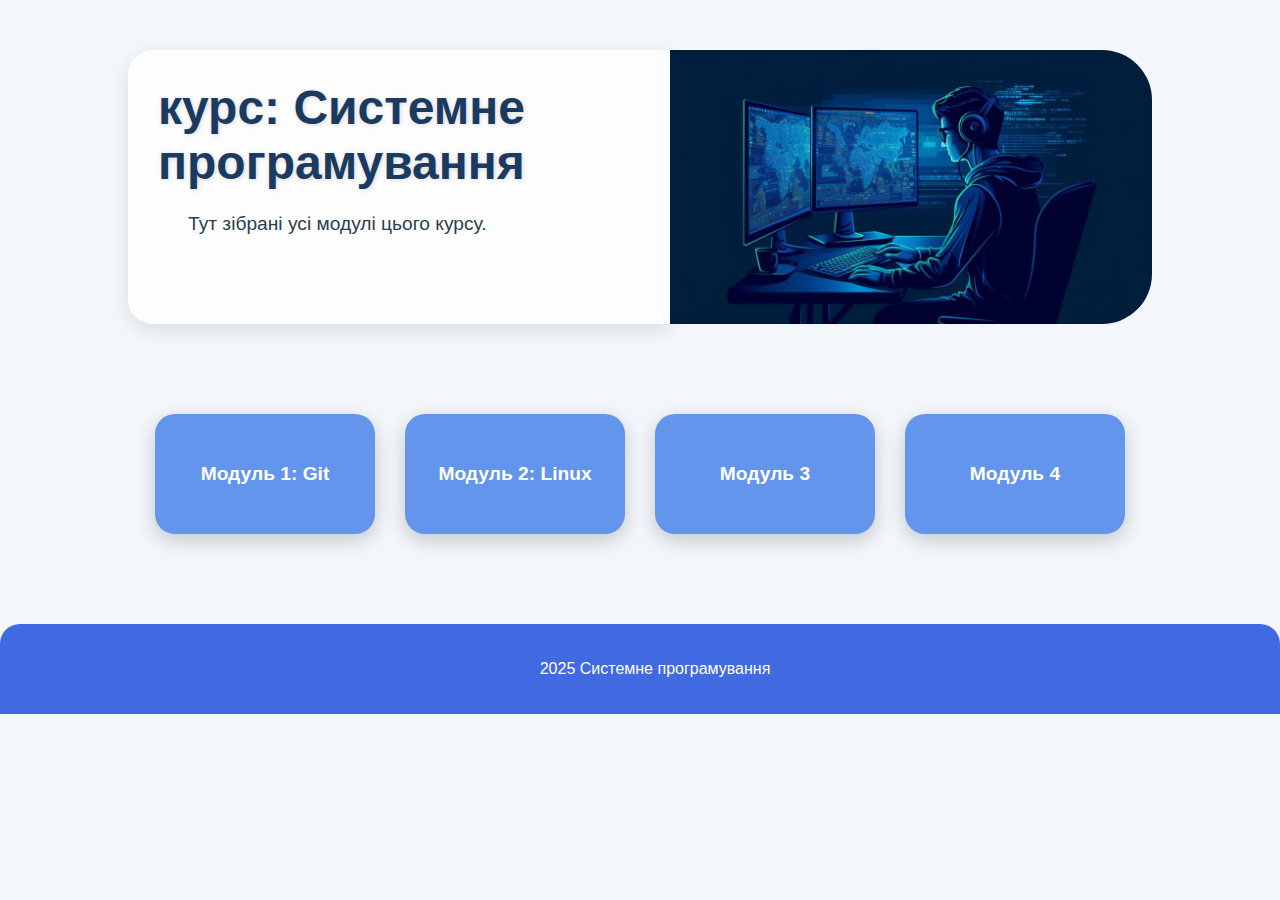
<file: index.html>
<!DOCTYPE html>
<html lang="uk">
<head>
  <meta charset="UTF-8">
  <meta name="viewport" content="width=device-width, initial-scale=1.0">
  <title>Курс: Системне програмування</title>
  <link rel="stylesheet" href="css/style.css">
</head>
<body>

  <header class="header_section">
    <div class="header_text">
      <h1>курс: Системне програмування</h1>
      <p>Тут зібрані усі модулі цього курсу.</p>
    </div>
    <div class="header_img">
      <img src="images/image1.jpg" alt="Головне зображення">
    </div>
  </header>

  <main>
    <div class="moduli_section">
 <a href="pagesGit.html"><div class="Modul1">Модуль 1: Git</div></a>
 <a href="pagesLinux.html"><div class="Modul2">Модуль 2: Linux</div></a>
      <div class="Modul3">Модуль 3</div>
      <div class="Modul4">Модуль 4</div>
    </div>
  </main>

  <footer>
    <p>2025 Системне програмування</p>
  </footer>

</body>
</html>
</file>
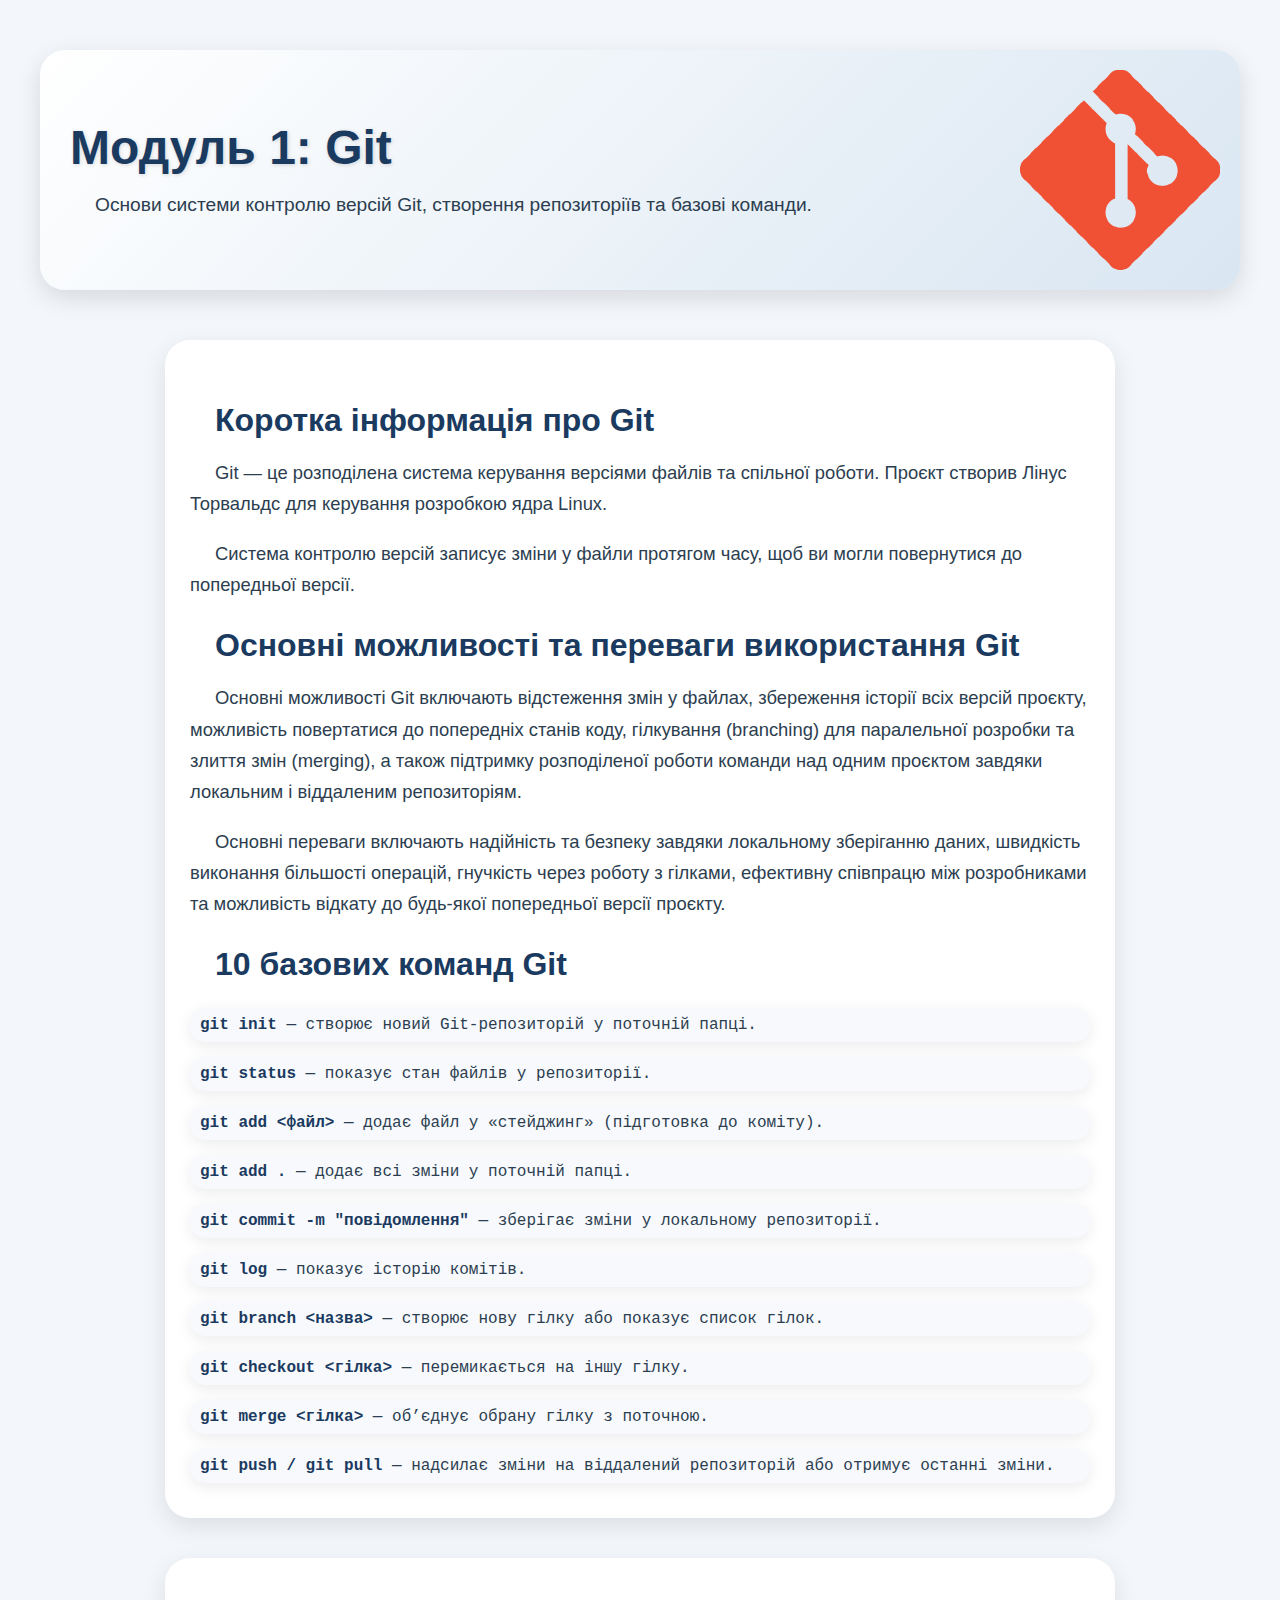
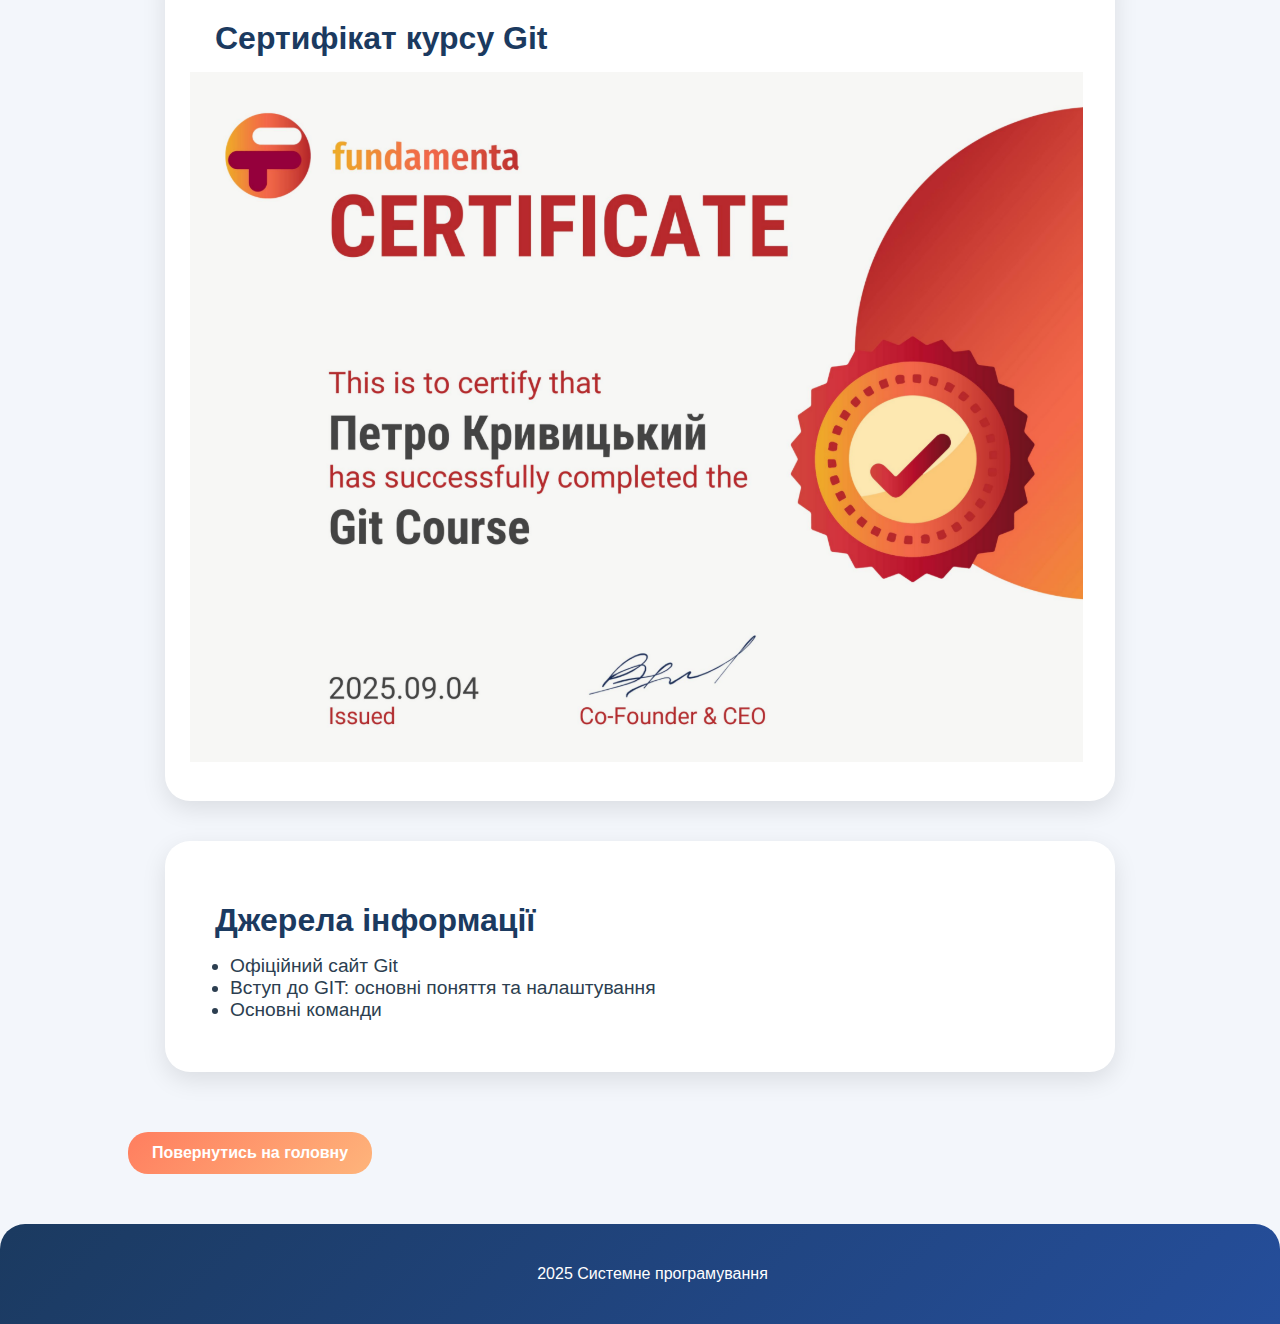
<file: pagesGit.html>
<!DOCTYPE html>
<html lang="uk">
<head>
  <meta charset="UTF-8">
  <meta name="viewport" content="width=device-width, initial-scale=1.0">
  <title>Модуль 1: Git</title>
  <link rel="stylesheet" href="css/style2.css">
</head>
<body>

  <header class="header_section">
    <div class="header_text">
      <h1>Модуль 1: Git</h1>
      <p>Основи системи контролю версій Git, створення репозиторіїв та базові команди.</p>
    </div>
    <div class="header_img">
      <img src="images/images_Git.png" alt="Git">
    </div>
  </header>

  <main class="content_section">
    <h2>Коротка інформація про Git</h2>
        <p>Git — це розподілена система керування версіями файлів та спільної роботи. Проєкт створив Лінус Торвальдс для керування розробкою ядра Linux.</p>
        <p>Система контролю версій записує зміни у файли протягом часу, щоб ви могли повернутися до попередньої версії.</p>

    <h2>Основні можливості та переваги використання Git</h2>
        <p>Основні можливості Git включають відстеження змін у файлах, збереження історії всіх версій проєкту, можливість повертатися до попередніх станів коду, гілкування (branching) для паралельної розробки та злиття змін (merging), а також підтримку розподіленої роботи команди над одним проєктом завдяки локальним і віддаленим репозиторіям.</p>
        <p>Основні переваги включають надійність та безпеку завдяки локальному зберіганню даних, швидкість виконання більшості операцій, гнучкість через роботу з гілками, ефективну співпрацю між розробниками та можливість відкату до будь-якої попередньої версії проєкту.</p>

    <h2>10 базових команд Git</h2>
    <div class="git_commands">
      <div class="command"><span class="cmd">git init</span> — створює новий Git-репозиторій у поточній папці.</div>
      <div class="command"><span class="cmd">git status</span> — показує стан файлів у репозиторії.</div>
      <div class="command"><span class="cmd">git add &lt;файл&gt;</span> — додає файл у «стейджинг» (підготовка до коміту).</div>
      <div class="command"><span class="cmd">git add .</span> — додає всі зміни у поточній папці.</div>
      <div class="command"><span class="cmd">git commit -m "повідомлення"</span> — зберігає зміни у локальному репозиторії.</div>
      <div class="command"><span class="cmd">git log</span> — показує історію комітів.</div>
      <div class="command"><span class="cmd">git branch &lt;назва&gt;</span> — створює нову гілку або показує список гілок.</div>
      <div class="command"><span class="cmd">git checkout &lt;гілка&gt;</span> — перемикається на іншу гілку.</div>
      <div class="command"><span class="cmd">git merge &lt;гілка&gt;</span> — об’єднує обрану гілку з поточною.</div>
      <div class="command"><span class="cmd">git push / git pull</span> — надсилає зміни на віддалений репозиторій або отримує останні зміни.</div>
    </div>
  </main>

  <main class="content_section">
    <h2>Сертифікат курсу Git</h2>
    <div class="img_certificate"><img src="images/certificate_git.png" alt="Git_certificate"></div>
  </main>

  <main class="content_section">
    <h2>Джерела інформації</h2>
        <ul>
            <li><a href="https://git-scm.com/book/uk/v2/Вступ-Про-систему-контролю-версій">Офіційний сайт Git</a></li>
            <li><a href="https://lemon.school/blog/vstup-do-git-osnovni-ponyattya-ta-nalashtuvannya">Вступ до GIT: основні поняття та налаштування</a></li>
            <li><a href="https://foxminded.ua/git-komandy">Основні команди</a></li>
        </ul>
  </main>

        <a href="index.html" class="btn-home">Повернутись на головну</a>

  <footer>
    <p>2025 Системне програмування</p>
  </footer>

</body>
</html>
</file>
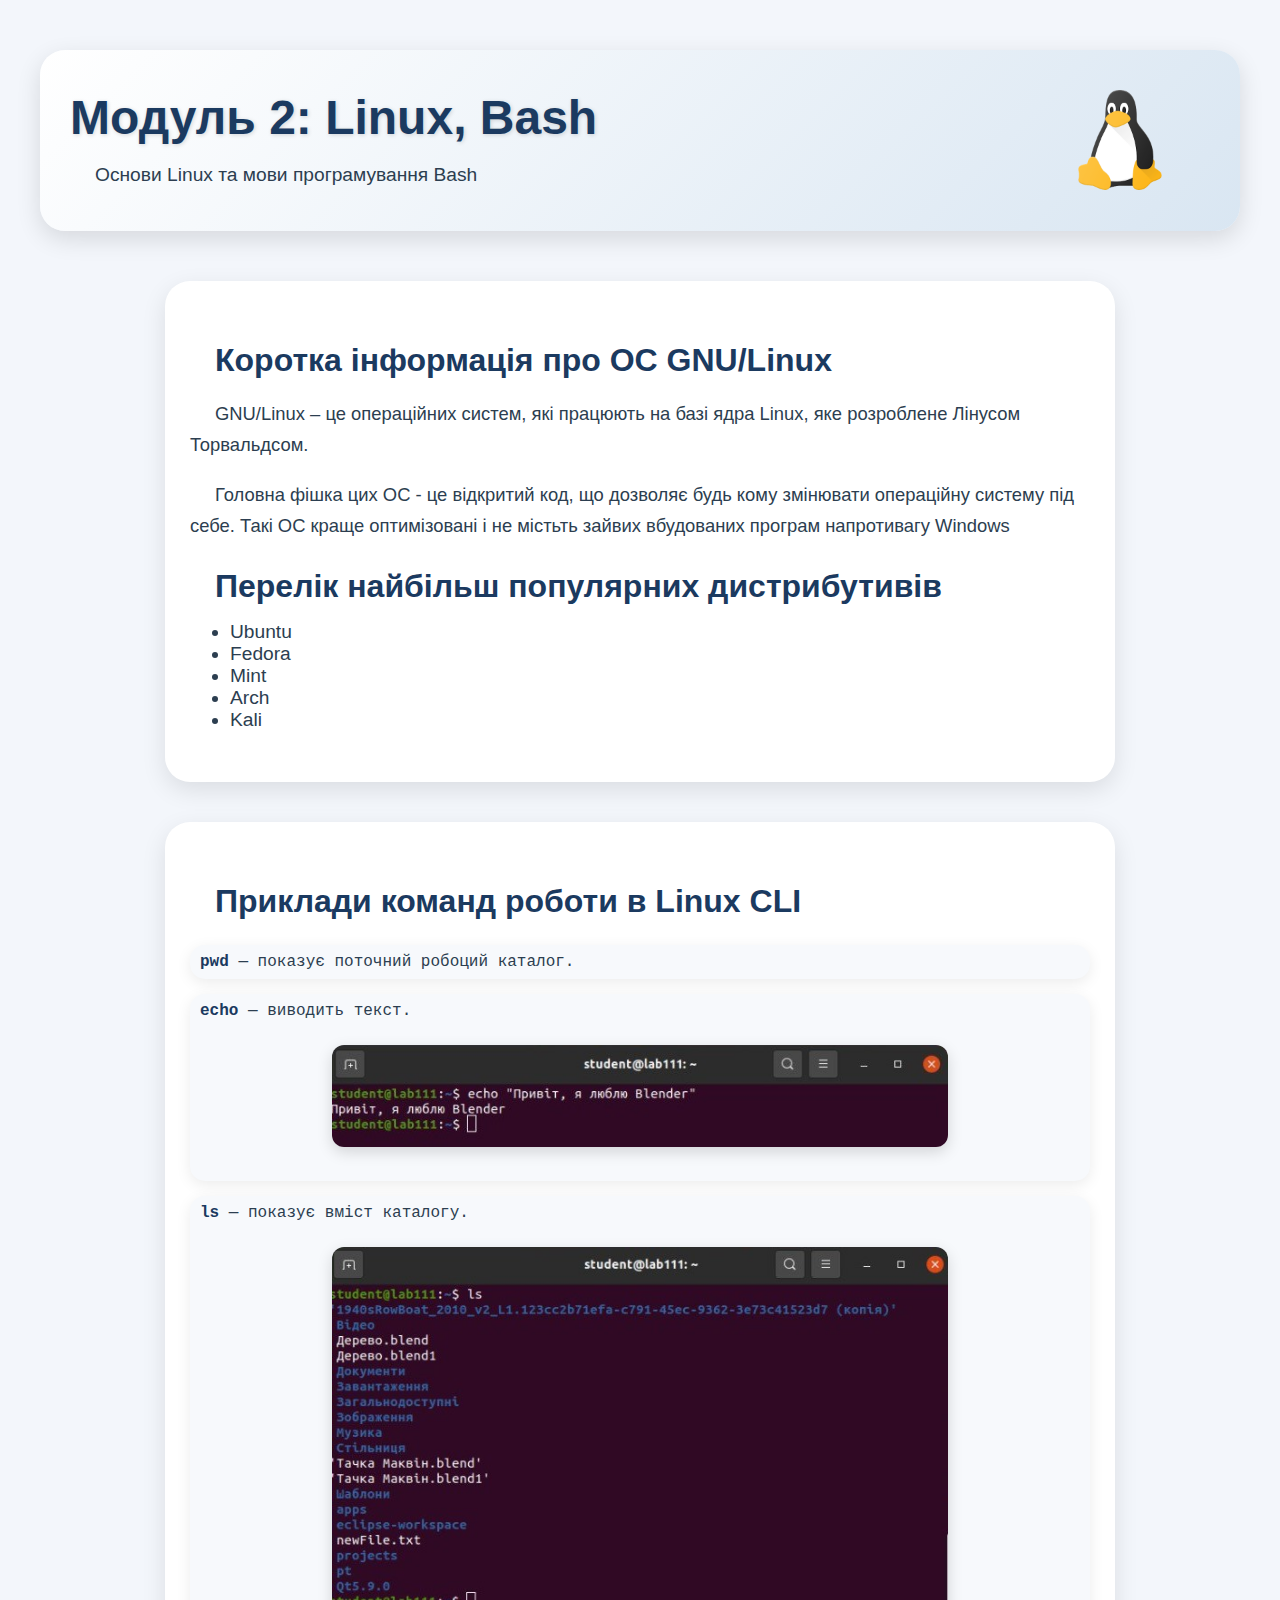
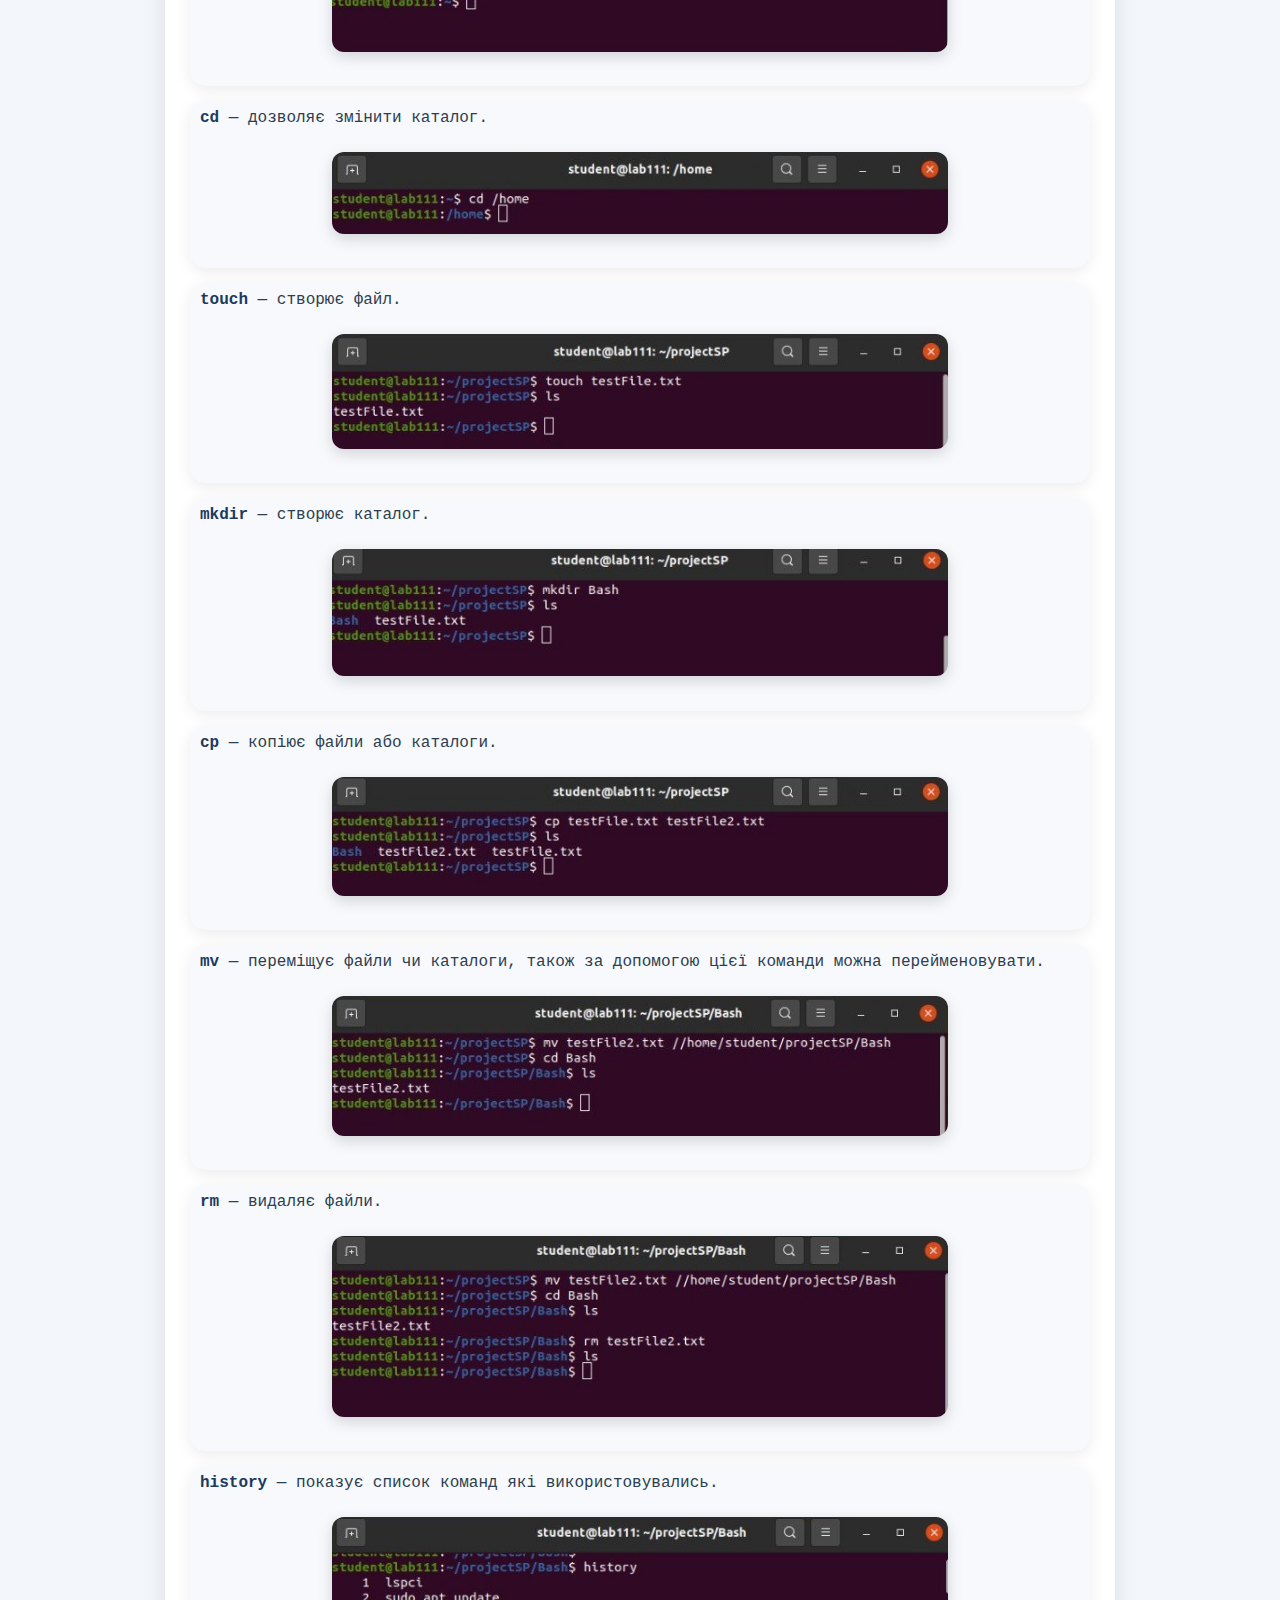
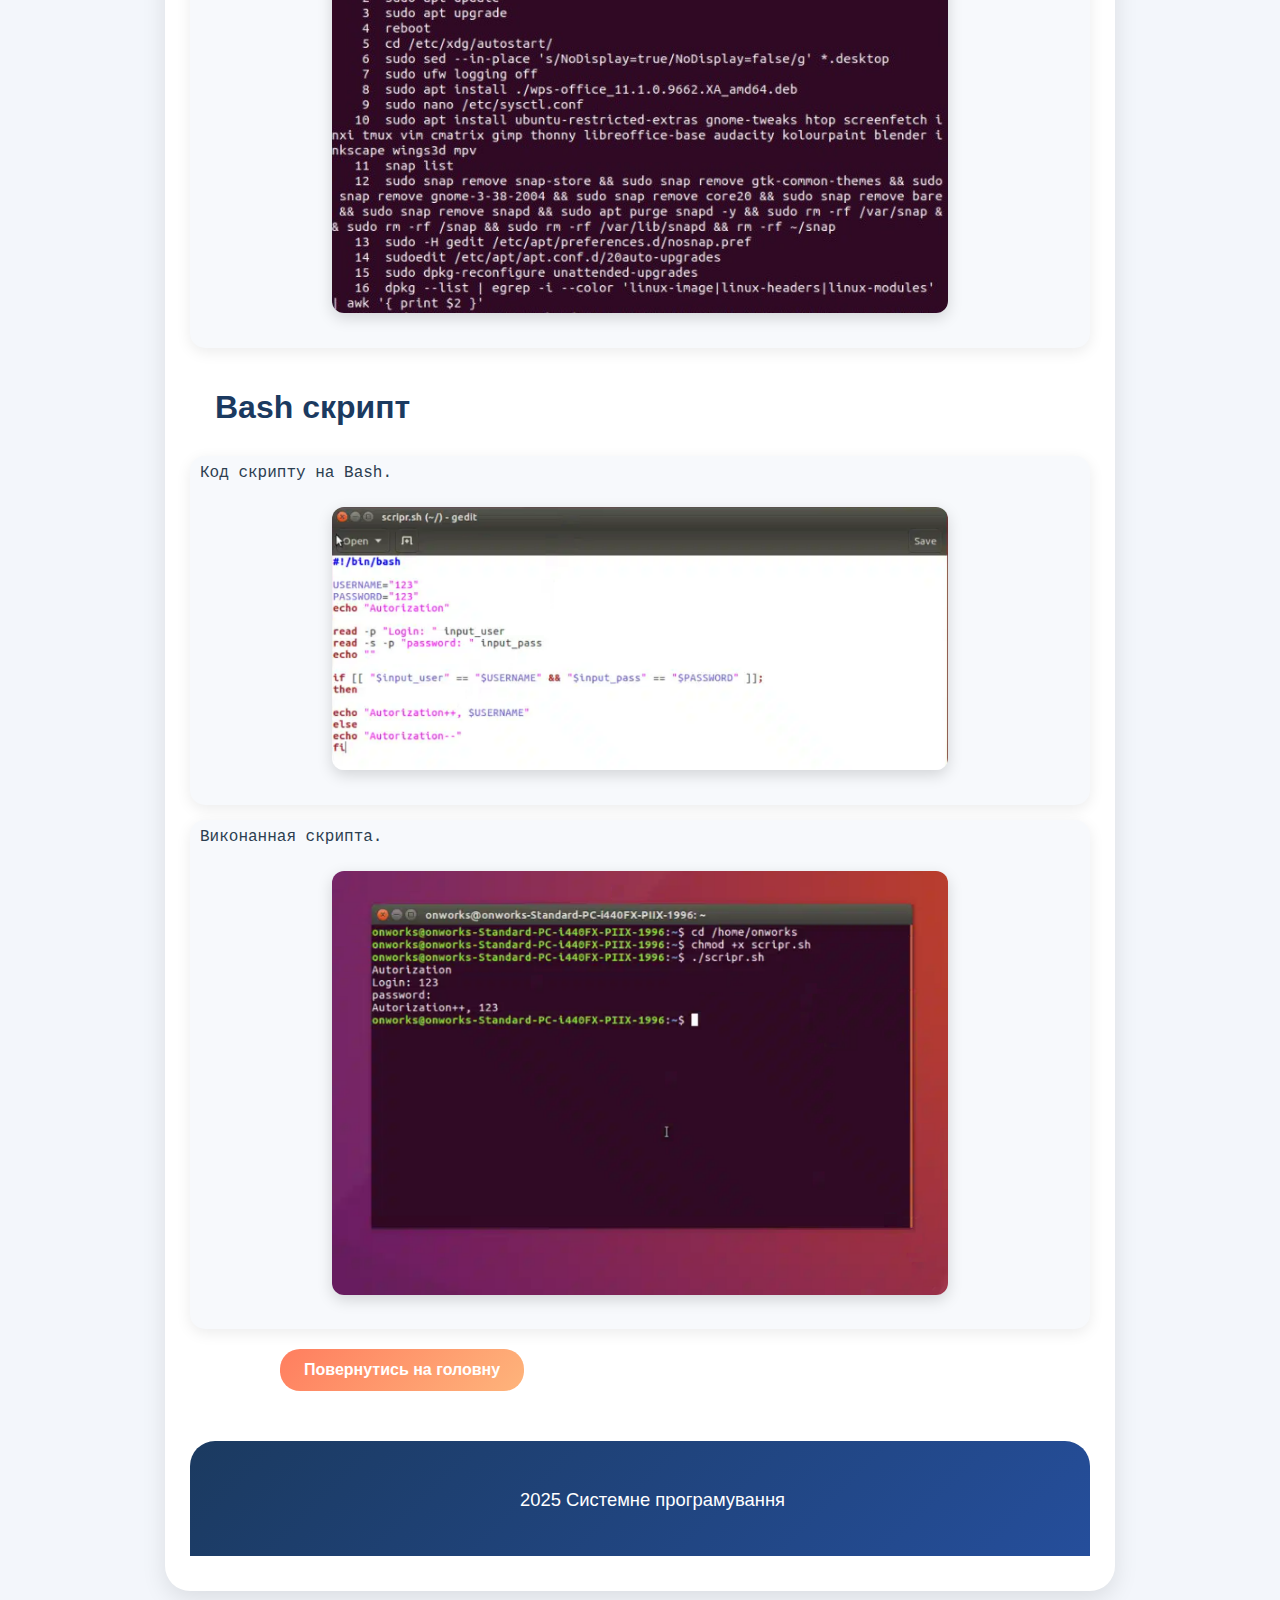
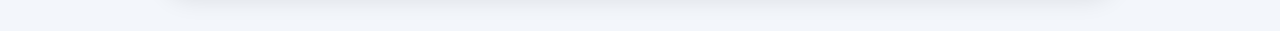
<file: pagesLinux.html>
<!DOCTYPE html>
<html lang="uk">
<head>
  <meta charset="UTF-8">
  <meta name="viewport" content="width=device-width, initial-scale=1.0">
  <title>Модуль 2: Linux</title>
  <link rel="stylesheet" href="css/style2.css">
</head>
<body>

  <header class="header_section">
    <div class="header_text">
      <h1>Модуль 2: Linux, Bash</h1>
      <p>Основи Linux та мови програмування Bash</p>
    </div>
    <div class="headerLinux_img">
      <img src="images/linuximg.png" alt="Linux">
    </div>
  </header>

  <main class="content_section">
    <h2>Коротка інформація про ОС GNU/Linux</h2>
        <p>GNU/Linux – це операційних систем, які працюють на базі ядра Linux, яке розроблене Лінусом Торвальдсом.</p>
        <p>Головна фішка цих ОС - це відкритий код, що дозволяє будь кому змінювати операційну систему під себе. Такі ОС краще оптимізовані і не містьть зайвих вбудованих програм напротивагу Windows</p>

    <h2>Перелік найбільш популярних дистрибутивів</h2>

    <ul>
        <li>Ubuntu</li>
        <li>Fedora</li>
        <li>Mint</li>
        <li>Arch</li>
        <li>Kali</li>
    </ul>
  </main>

  <main class="content_section">
    <h2>Приклади команд роботи в Linux CLI </h2>
    <div class="git_commands">
      <div class="command"><span class="cmd">pwd</span> — показує поточний робоций каталог.</div>
      <div class="command"><span class="cmd">echo</span> — виводить текст.<div class="img_command"><img src="images/command1.jpg" alt="Linux_command"></div></div>
      <div class="command"><span class="cmd">ls</span> — показує вміст каталогу.<div class="img_command"><img src="images/command2.jpg" alt="Linux_command"></div></div>
      <div class="command"><span class="cmd">cd</span> — дозволяє змінити каталог.<div class="img_command"><img src="images/command3.jpg" alt="Linux_command"></div></div>
      <div class="command"><span class="cmd">touch</span> — створює файл.<div class="img_command"><img src="images/command4.jpg" alt="Linux_command"></div></div>
      <div class="command"><span class="cmd">mkdir</span> — створює каталог.<div class="img_command"><img src="images/command5.jpg" alt="Linux_command"></div></div>
      <div class="command"><span class="cmd">cp</span> — копіює файли або каталоги.<div class="img_command"><img src="images/command6.jpg" alt="Linux_command"></div></div>
      <div class="command"><span class="cmd">mv</span> — переміщує файли чи каталоги, також за допомогою цієї команди можна перейменовувати.<div class="img_command"><img src="images/command7.jpg" alt="Linux_command"></div></div>
      <div class="command"><span class="cmd">rm</span> — видаляє файли.<div class="img_command"><img src="images/command8.jpg" alt="Linux_command"></div></div>
      <div class="command"><span class="cmd">history</span> — показує список команд які використовувались.<div class="img_command"><img src="images/command9.jpg" alt="Linux_command"></div></div>
    
      <h2>Bash скрипт</h2>

      <div class="command">Код скрипту на Bash.<div class="img_command"><img src="images/script1.png" alt="Linux_command"></div></div>
      <div class="command">Виконанная скрипта. <div class="img_command"><img src="images/script.png" alt="Linux_command"></div></div>
    </div>



        <a href="index.html" class="btn-home">Повернутись на головну</a>

</body>
<footer>
  <p>2025 Системне програмування</p>
</footer>
</html>
</file>
<file: css/style.css>
/* Загальні стилі */
body {
    margin: 0;
    font-family: 'Inder', sans-serif;
    background-color: #f3f6fb;
    color: #2c3e50; 
}

.header_text h1 {
    font-size: 3rem;
    margin: 0 0 15px 0;
    color: #1b3a60; 
    text-shadow: 1px 1px 5px rgba(0,0,0,0.15);
}

.header_text p {
    font-size: 1.2rem;
    line-height: 1.6;
    color: #2c3e50;
}

a {
    text-decoration: none;
}

p{
    text-indent: 30px; 
}

/* Header */
.header_section {
    display: flex;
    justify-content: flex-start;
    align-items: stretch;
    padding: 50px 10%;
    gap: 0;
}

.header_text {
    flex: 1;
    background: rgba(255,255,255,0.8);
    padding: 30px;
    border-radius: 25px 0 0 25px;
    box-shadow: 0 6px 20px rgba(0,0,0,0.1);
}

.header_img {
    flex: 1;
    overflow: hidden;
}

.header_img img {
    width: 100%;
    height: 100%;
    object-fit: cover;
    border-radius: 0 50px 50px 0;
}

/* Модулі  */
.moduli_section {
    display: flex;
    justify-content: center;
    flex-wrap: wrap;
    gap: 30px;
    padding: 40px 10%;
}

.Modul1, .Modul2, .Modul3, .Modul4 {
    width: 220px;
    height: 120px;
    background-color: #6495ED; 
    border-radius: 20px;
    color: white;
    font-weight: bold;
    font-size: 1.2rem;
    display: flex;
    justify-content: center;
    align-items: center;
    box-shadow: 0 6px 20px rgba(0,0,0,0.2);
    transition: transform 0.3s, background-color 0.3s;
    cursor: pointer;
}

.Modul1:hover, .Modul2:hover, .Modul3:hover, .Modul4:hover {
    background-color: #4169E1; 
    transform: translateY(-5px);
}

/* Footer */
footer {
    text-align: center;
    padding: 20px 10%;
    background-color: #4169E1; 
    color: white;
    margin-top: 50px;
    border-top-left-radius: 20px;
    border-top-right-radius: 20px;
}
</file>
<file: css/style2.css>
/*  Загальні стилі  */
body {
    margin: 0;
    font-family: 'Inder', sans-serif;
    background-color: #f3f6fb;
    color: #2c3e50;
}

a {
    text-decoration: none;
    color: inherit;
}

li {
    font-size: 1.2rem;
}

h2, p {
    text-indent: 25px; 
}

/*  Header */
.header_section {
    display: flex;
    align-items: center;
    max-width: 1200px;
    margin: 50px auto;
    box-shadow: 0 8px 25px rgba(0,0,0,0.12);
    border-radius: 25px;
    background: linear-gradient(135deg, #ffffff, #d9e6f2);
    overflow: hidden;
}

.header_text {
    flex: 2;
    padding: 40px 30px;
    display: flex;
    flex-direction: column;
    justify-content: center;
}

.header_text h1 {
    margin: 0 0 15px 0;
    font-size: 3rem;
    color: #1b3a60; /* глибокий синій */
    text-shadow: 1px 1px 4px rgba(0,0,0,0.15);
}

.header_text p {
    margin: 0;
    font-size: 1.2rem;
    line-height: 1.6;
}

.header_img, .headerLinux_img {
    display: flex;
    justify-content: center;
    align-items: center;
}

.header_img img {
    max-width: 220px;
    height: auto;
    margin: 20px;
}

.headerLinux_img img {
    max-width: 200px;
    height: auto;
    margin: 20px;
}

.btn-home {
    display: inline-block;
    margin-left: 10%;
    margin-top: 20px;
    padding: 12px 24px;
    background: linear-gradient(135deg, #ff7e5f, #feb47b);
    color: white;
    font-weight: bold;
    border-radius: 20px;
    text-decoration: none;
    transition: background 0.3s, transform 0.2s;
}

.btn-home:hover {
    background: linear-gradient(135deg, #e76c4c, #ffb77a);
    transform: translateY(-2px);
}

/*  Content  */
.content_section {
    max-width: 900px;
    margin: 40px auto;
    padding: 35px 25px;
    background-color: #ffffff;
    border-radius: 25px;
    box-shadow: 0 8px 25px rgba(0,0,0,0.1);
}

.content_section h2 {
    font-size: 2rem;
    color: #1b3a60;
    margin-bottom: 15px;
}

.content_section p {
    font-size: 1.15rem;
    line-height: 1.7;
    margin-bottom: 15px;
}

.git_commands {
    display: flex;
    flex-direction: column;
    gap: 15px;
    margin-top: 25px;
}

.command {
    background-color: #f7f9fc;
    padding: 8px 10px;
    border-radius: 15px;
    font-family: 'Courier New', monospace;
    box-shadow: 0 4px 15px rgba(0,0,0,0.08);
    transition: transform 0.2s, background-color 0.2s;
}

.command:hover {
    transform: translateY(-3px);
    background-color: #e1ecf7;
}

.command .cmd {
    font-weight: bold;
    color: #1b3a60;
}

.img_command {
    display: flex;
    flex-direction: column;
    align-items: center;
    gap: 30px;
    margin-top: 25px;
}

.img_command img {
    max-width: 70%;
    height: auto;
    border-radius: 12px;
    box-shadow: 0 5px 15px rgba(0,0,0,0.15);
    transition: transform 0.3s ease;
    margin-bottom: 3%;
}

.img_command img:hover {
    transform: scale(1.05);
}

/*  Footer  */
footer {
    text-align: center;
    padding: 25px 10%;
    background: linear-gradient(135deg, #1b3a60, #254e9b);
    color: white;
    margin-top: 50px;
    border-top-left-radius: 25px;
    border-top-right-radius: 25px;
}
</file>
